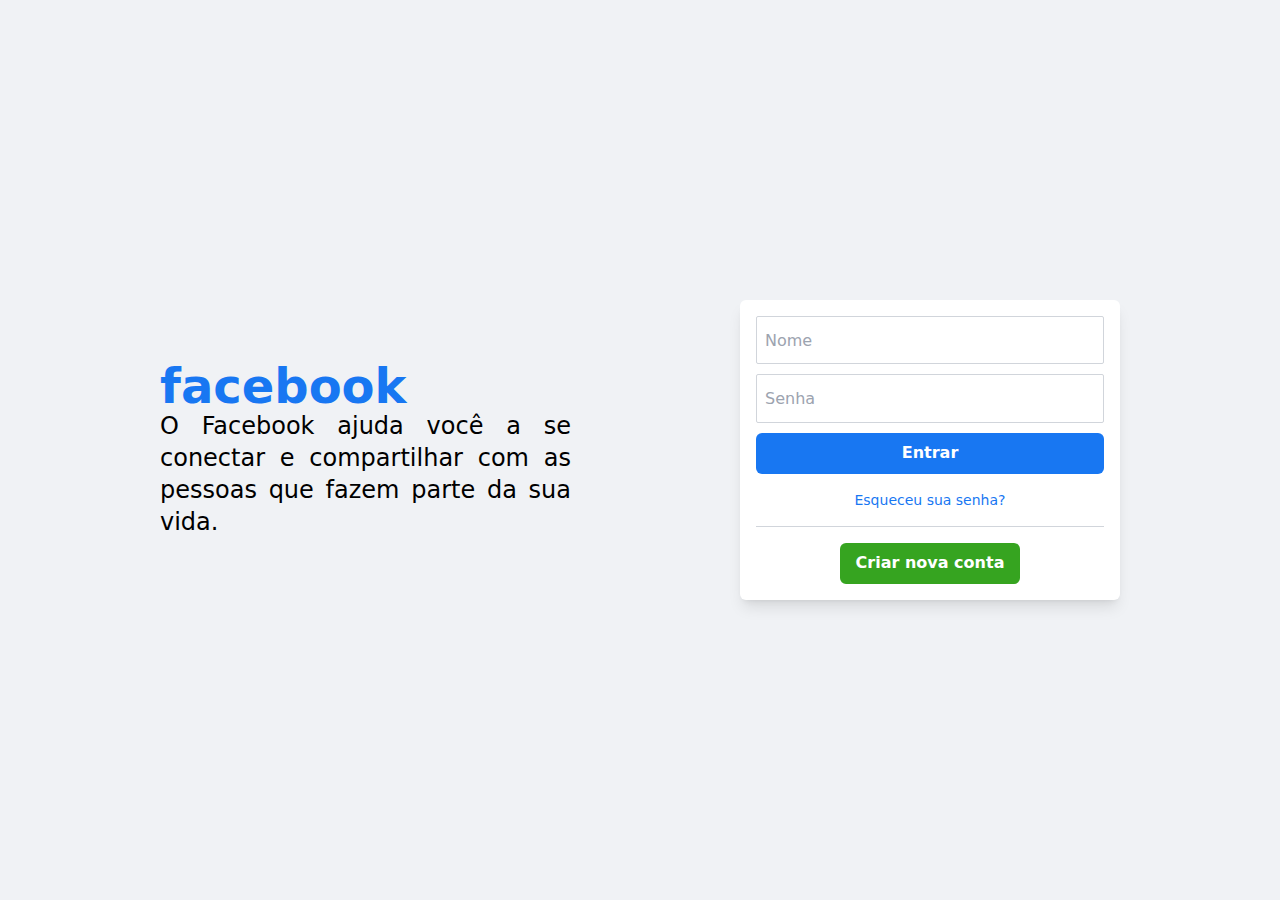
<file: index.html>
<!DOCTYPE html>
<html lang="pt-br">
<head>
    <meta charset="UTF-8">
    <meta name="viewport" content="width=device-width, initial-scale=1.0">
    <link href="./src/output.css" rel="stylesheet">
    <link rel="shortcut icon" href="./src/assets/facebook_icon.svg" type="image/x-icon">
    <title>Entrar</title>
</head>
<body class="relative">
   <div class="modal bg-white/75 w-screen h-screen absolute hidden">
    <div class="bg-white shadow-lg h-[400px] w-380 p-4 absolute m-auto top-0 bottom-0 left-0 right-0">
        <header class="mb-1 flex justify-between items-center">
           <div>
                <h2 class="font-bold text-2xl">Cadastra-se</h2>
                <p class="font-light text-base">É rápido e fácil</p>
           </div>
           <h3 onclick="handleClose()" class="cursor-pointer">X</h3>
        </header>
        <hr class="w-full m-2 border-gray-300">
        <div class="flex flex-col items-center">
            <div class="grid grid-cols-2 gap-x-2">
                <input type="text" id="nameSignUp" placeholder="Nome" class="input signUp">
                <input type="text" id="secondSignUp" placeholder="Sobrenome" class="input signUp">
                <input type="text" placeholder="Celular ou email" id="emailSignUp" class="input signUp col-span-2">
                <input type="password" id="passwordSignUp" placeholder="Nova senha" class="input signUp col-span-2">
            </div>
            <button onclick="registerSubmit()" class="btnSubmit h-10 bg-green-btn rounded-md text-white font-bold px-10 text-center mt-4 hover:bg-green-800">Cadastre-se</button>
        </div>
    </div>
   </div>

    <div class="w-screen h-screen bg-gray-bg flex flex-col items-center justify-center p-4 lg:flex-row">
        <div class="w-580 pr-8 flex flex-col items-center lg:items-start">
            <h1 class="text-blue-facebook font-bold text-5xl">facebook</h1>
            <p class="text-2xl text-black font-medium text-justify w-3/4 " >O Facebook ajuda você a se conectar e compartilhar com as pessoas que fazem parte da sua vida.</p>
        </div>

  
        <div class="bg-white p-4 w-380 h-[300px] rounded-md flex flex-col items-center justify-center shadow-lg mt-10 lg:mt-0">
            <input id="inputUser" type="text"  placeholder="Nome" class="input signIn">
            <input type="password"  placeholder="Senha" class="input signIn">

            <button onclick="loginSubmit()" class="h-12 w-full bg-blue-facebook rounded-md text-white font-bold">Entrar</button>
            <a href="./src/pages/find.html" class="text-blue-facebook cursor-pointer mt-4 text-sm">Esqueceu sua senha?</a>
            <hr class="w-full m-4 border-gray-300">
            <button  onclick="newProfile()" class="h-12 cursor-pointer bg-green-btn rounded-md text-white font-bold px-4 text-center">Criar nova conta</button>
        </div>
    </div>

    <script src="./src/scripts/main.js"></script>
</body>
</html>
</file>
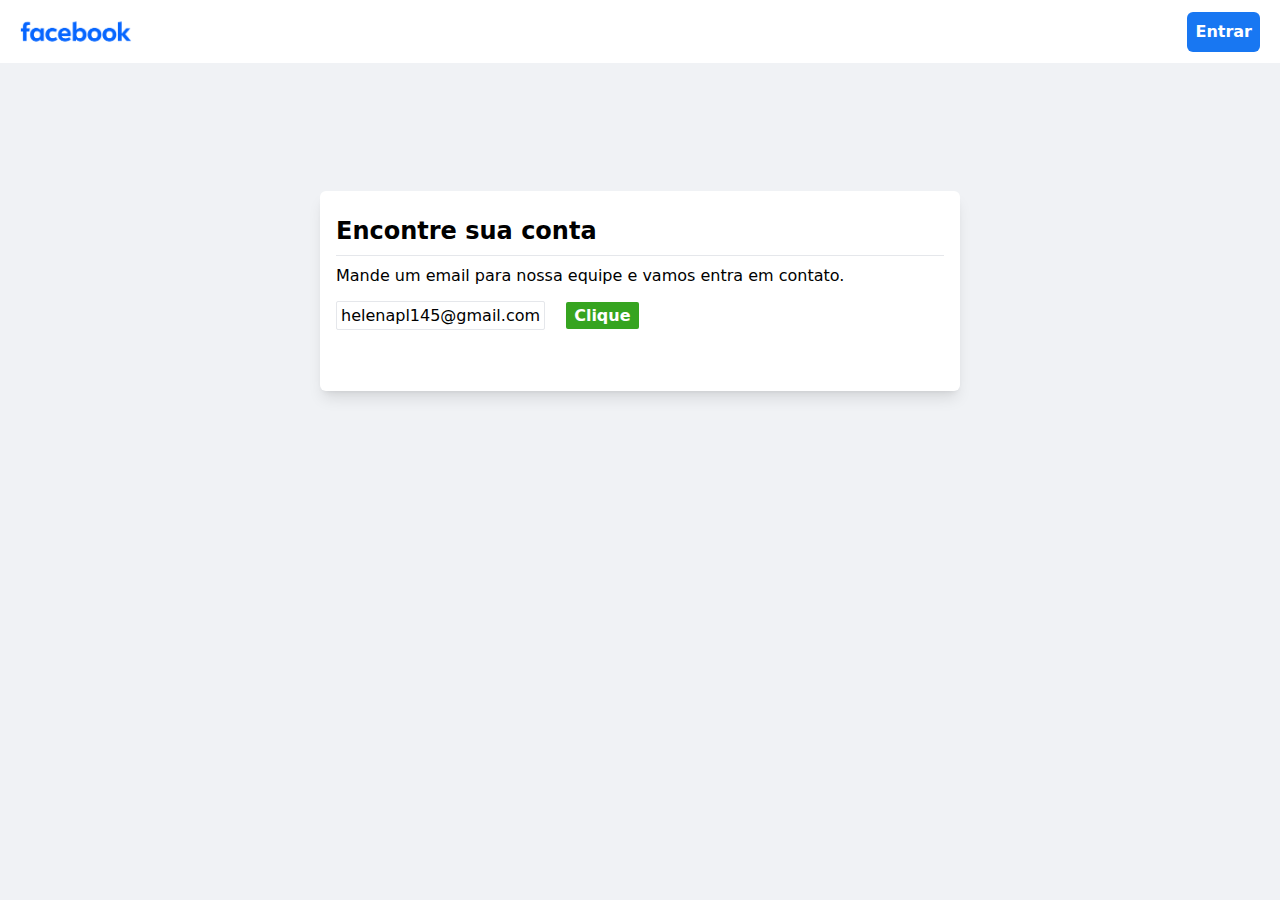
<file: src/pages/find.html>
<!DOCTYPE html>
<html lang="pt-br">
<head>
    <meta charset="UTF-8">
    <meta name="viewport" content="width=device-width, initial-scale=1.0">
    <link href="../output.css" rel="stylesheet">
    <link rel="shortcut icon" href="../assets/facebook_icon.svg" type="image/x-icon">
    <title>Esqueci minha conta</title>
</head>
<body class="bg-gray-bg">
    <header class="flex items-center justify-between px-5 bg-white">
        <img src="../assets/facebook_logo.png" alt="Logo facebook" class="w-28">
        <a  href="../../index.html" class="h-10 w-16 bg-blue-facebook rounded-md flex justify-center items-center text-white font-bold cursor-pointer px-2 hover:bg-blue-600">Entrar</a>
    </header>
    <div class="bg-white h-[200px] w-1/2 mt-32 mx-auto p-4 rounded-md shadow-lg">
        <h2 class="font-bold text-2xl py-2">Encontre sua conta</h2>
        <hr>
        <p class="py-2 mb-2">Mande um email para nossa equipe e vamos entra em contato.</p>
        <span class="border p-1 rounded-sm">helenapl145@gmail.com</span>
        <a href="mailto:helenapl145@gmail.com" target="_blank" class="ml-4 bg-green-btn font-bold text-white px-2 py-1 rounded-sm">Clique</a>
    </span>    
</body>
</html>
</file>
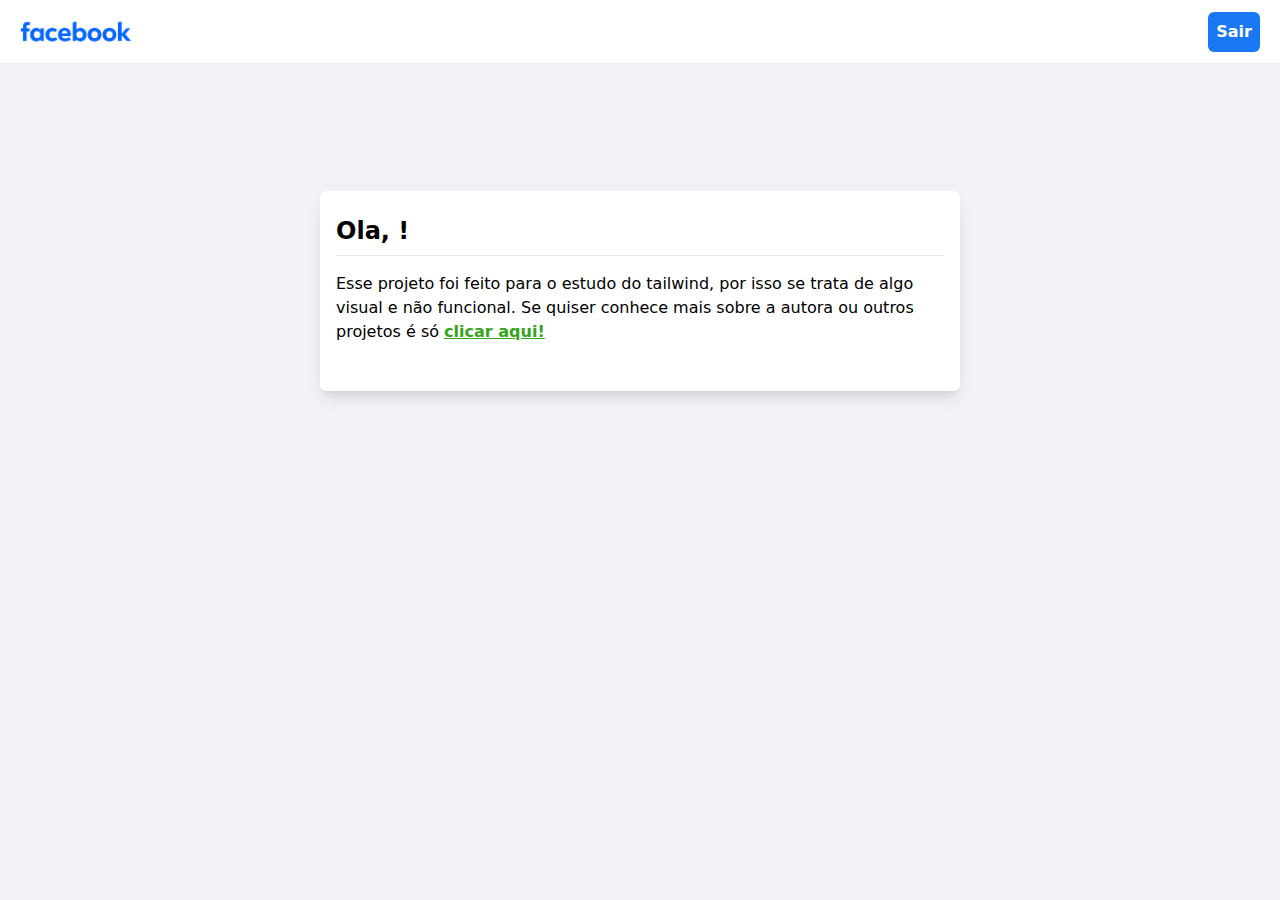
<file: src/pages/home.html>
<!DOCTYPE html>
<html lang="pt-br">
<head>
    <meta charset="UTF-8">
    <meta name="viewport" content="width=device-width, initial-scale=1.0">
    <link href="../output.css" rel="stylesheet">
    <link rel="shortcut icon" href="../assets/facebook_icon.svg" type="image/x-icon">
    <title>Facebook</title>
</head>
<body class="bg-gray-bg">
    <header class="flex items-center justify-between px-5 bg-white">
        <img src="../assets/facebook_logo.png" alt="Logo Facebook" class="w-28">
        <a  href="../../index.html" class="h-10 w-16 bg-blue-facebook rounded-md flex justify-center items-center text-white font-bold cursor-pointer px-2 hover:bg-blue-600">Sair</a>
    </header>

    <div class="bg-white h-[200px] w-1/2 mt-32 mx-auto p-4 rounded-md shadow-lg">
        <h2 class="font-bold text-2xl py-2">Ola, <span id="placeName"></span>!</h2>
        <hr>
        <p class="py-2 mt-2">Esse projeto foi feito para o estudo do tailwind, por isso se trata de algo visual e não funcional.
        Se quiser conhece mais sobre a autora ou outros projetos é só <a href="https://portifolio-principal-three.vercel.app/" target="_blank" class="font-bold text-green-btn underline hover:text-green-400">clicar aqui!</a>
        </p>
        
    </span>  

    <script src="../scripts/main.js"></script>
</body>
</html>
</file>
<file: src/output.css>
/*
! tailwindcss v3.4.3 | MIT License | https://tailwindcss.com
*/

/*
1. Prevent padding and border from affecting element width. (https://github.com/mozdevs/cssremedy/issues/4)
2. Allow adding a border to an element by just adding a border-width. (https://github.com/tailwindcss/tailwindcss/pull/116)
*/

*,
::before,
::after {
  box-sizing: border-box;
  /* 1 */
  border-width: 0;
  /* 2 */
  border-style: solid;
  /* 2 */
  border-color: #e5e7eb;
  /* 2 */
}

::before,
::after {
  --tw-content: '';
}

/*
1. Use a consistent sensible line-height in all browsers.
2. Prevent adjustments of font size after orientation changes in iOS.
3. Use a more readable tab size.
4. Use the user's configured `sans` font-family by default.
5. Use the user's configured `sans` font-feature-settings by default.
6. Use the user's configured `sans` font-variation-settings by default.
7. Disable tap highlights on iOS
*/

html,
:host {
  line-height: 1.5;
  /* 1 */
  -webkit-text-size-adjust: 100%;
  /* 2 */
  -moz-tab-size: 4;
  /* 3 */
  -o-tab-size: 4;
     tab-size: 4;
  /* 3 */
  font-family: ui-sans-serif, system-ui, sans-serif, "Apple Color Emoji", "Segoe UI Emoji", "Segoe UI Symbol", "Noto Color Emoji";
  /* 4 */
  font-feature-settings: normal;
  /* 5 */
  font-variation-settings: normal;
  /* 6 */
  -webkit-tap-highlight-color: transparent;
  /* 7 */
}

/*
1. Remove the margin in all browsers.
2. Inherit line-height from `html` so users can set them as a class directly on the `html` element.
*/

body {
  margin: 0;
  /* 1 */
  line-height: inherit;
  /* 2 */
}

/*
1. Add the correct height in Firefox.
2. Correct the inheritance of border color in Firefox. (https://bugzilla.mozilla.org/show_bug.cgi?id=190655)
3. Ensure horizontal rules are visible by default.
*/

hr {
  height: 0;
  /* 1 */
  color: inherit;
  /* 2 */
  border-top-width: 1px;
  /* 3 */
}

/*
Add the correct text decoration in Chrome, Edge, and Safari.
*/

abbr:where([title]) {
  -webkit-text-decoration: underline dotted;
          text-decoration: underline dotted;
}

/*
Remove the default font size and weight for headings.
*/

h1,
h2,
h3,
h4,
h5,
h6 {
  font-size: inherit;
  font-weight: inherit;
}

/*
Reset links to optimize for opt-in styling instead of opt-out.
*/

a {
  color: inherit;
  text-decoration: inherit;
}

/*
Add the correct font weight in Edge and Safari.
*/

b,
strong {
  font-weight: bolder;
}

/*
1. Use the user's configured `mono` font-family by default.
2. Use the user's configured `mono` font-feature-settings by default.
3. Use the user's configured `mono` font-variation-settings by default.
4. Correct the odd `em` font sizing in all browsers.
*/

code,
kbd,
samp,
pre {
  font-family: ui-monospace, SFMono-Regular, Menlo, Monaco, Consolas, "Liberation Mono", "Courier New", monospace;
  /* 1 */
  font-feature-settings: normal;
  /* 2 */
  font-variation-settings: normal;
  /* 3 */
  font-size: 1em;
  /* 4 */
}

/*
Add the correct font size in all browsers.
*/

small {
  font-size: 80%;
}

/*
Prevent `sub` and `sup` elements from affecting the line height in all browsers.
*/

sub,
sup {
  font-size: 75%;
  line-height: 0;
  position: relative;
  vertical-align: baseline;
}

sub {
  bottom: -0.25em;
}

sup {
  top: -0.5em;
}

/*
1. Remove text indentation from table contents in Chrome and Safari. (https://bugs.chromium.org/p/chromium/issues/detail?id=999088, https://bugs.webkit.org/show_bug.cgi?id=201297)
2. Correct table border color inheritance in all Chrome and Safari. (https://bugs.chromium.org/p/chromium/issues/detail?id=935729, https://bugs.webkit.org/show_bug.cgi?id=195016)
3. Remove gaps between table borders by default.
*/

table {
  text-indent: 0;
  /* 1 */
  border-color: inherit;
  /* 2 */
  border-collapse: collapse;
  /* 3 */
}

/*
1. Change the font styles in all browsers.
2. Remove the margin in Firefox and Safari.
3. Remove default padding in all browsers.
*/

button,
input,
optgroup,
select,
textarea {
  font-family: inherit;
  /* 1 */
  font-feature-settings: inherit;
  /* 1 */
  font-variation-settings: inherit;
  /* 1 */
  font-size: 100%;
  /* 1 */
  font-weight: inherit;
  /* 1 */
  line-height: inherit;
  /* 1 */
  letter-spacing: inherit;
  /* 1 */
  color: inherit;
  /* 1 */
  margin: 0;
  /* 2 */
  padding: 0;
  /* 3 */
}

/*
Remove the inheritance of text transform in Edge and Firefox.
*/

button,
select {
  text-transform: none;
}

/*
1. Correct the inability to style clickable types in iOS and Safari.
2. Remove default button styles.
*/

button,
input:where([type='button']),
input:where([type='reset']),
input:where([type='submit']) {
  -webkit-appearance: button;
  /* 1 */
  background-color: transparent;
  /* 2 */
  background-image: none;
  /* 2 */
}

/*
Use the modern Firefox focus style for all focusable elements.
*/

:-moz-focusring {
  outline: auto;
}

/*
Remove the additional `:invalid` styles in Firefox. (https://github.com/mozilla/gecko-dev/blob/2f9eacd9d3d995c937b4251a5557d95d494c9be1/layout/style/res/forms.css#L728-L737)
*/

:-moz-ui-invalid {
  box-shadow: none;
}

/*
Add the correct vertical alignment in Chrome and Firefox.
*/

progress {
  vertical-align: baseline;
}

/*
Correct the cursor style of increment and decrement buttons in Safari.
*/

::-webkit-inner-spin-button,
::-webkit-outer-spin-button {
  height: auto;
}

/*
1. Correct the odd appearance in Chrome and Safari.
2. Correct the outline style in Safari.
*/

[type='search'] {
  -webkit-appearance: textfield;
  /* 1 */
  outline-offset: -2px;
  /* 2 */
}

/*
Remove the inner padding in Chrome and Safari on macOS.
*/

::-webkit-search-decoration {
  -webkit-appearance: none;
}

/*
1. Correct the inability to style clickable types in iOS and Safari.
2. Change font properties to `inherit` in Safari.
*/

::-webkit-file-upload-button {
  -webkit-appearance: button;
  /* 1 */
  font: inherit;
  /* 2 */
}

/*
Add the correct display in Chrome and Safari.
*/

summary {
  display: list-item;
}

/*
Removes the default spacing and border for appropriate elements.
*/

blockquote,
dl,
dd,
h1,
h2,
h3,
h4,
h5,
h6,
hr,
figure,
p,
pre {
  margin: 0;
}

fieldset {
  margin: 0;
  padding: 0;
}

legend {
  padding: 0;
}

ol,
ul,
menu {
  list-style: none;
  margin: 0;
  padding: 0;
}

/*
Reset default styling for dialogs.
*/

dialog {
  padding: 0;
}

/*
Prevent resizing textareas horizontally by default.
*/

textarea {
  resize: vertical;
}

/*
1. Reset the default placeholder opacity in Firefox. (https://github.com/tailwindlabs/tailwindcss/issues/3300)
2. Set the default placeholder color to the user's configured gray 400 color.
*/

input::-moz-placeholder, textarea::-moz-placeholder {
  opacity: 1;
  /* 1 */
  color: #9ca3af;
  /* 2 */
}

input::placeholder,
textarea::placeholder {
  opacity: 1;
  /* 1 */
  color: #9ca3af;
  /* 2 */
}

/*
Set the default cursor for buttons.
*/

button,
[role="button"] {
  cursor: pointer;
}

/*
Make sure disabled buttons don't get the pointer cursor.
*/

:disabled {
  cursor: default;
}

/*
1. Make replaced elements `display: block` by default. (https://github.com/mozdevs/cssremedy/issues/14)
2. Add `vertical-align: middle` to align replaced elements more sensibly by default. (https://github.com/jensimmons/cssremedy/issues/14#issuecomment-634934210)
   This can trigger a poorly considered lint error in some tools but is included by design.
*/

img,
svg,
video,
canvas,
audio,
iframe,
embed,
object {
  display: block;
  /* 1 */
  vertical-align: middle;
  /* 2 */
}

/*
Constrain images and videos to the parent width and preserve their intrinsic aspect ratio. (https://github.com/mozdevs/cssremedy/issues/14)
*/

img,
video {
  max-width: 100%;
  height: auto;
}

/* Make elements with the HTML hidden attribute stay hidden by default */

[hidden] {
  display: none;
}

*, ::before, ::after {
  --tw-border-spacing-x: 0;
  --tw-border-spacing-y: 0;
  --tw-translate-x: 0;
  --tw-translate-y: 0;
  --tw-rotate: 0;
  --tw-skew-x: 0;
  --tw-skew-y: 0;
  --tw-scale-x: 1;
  --tw-scale-y: 1;
  --tw-pan-x:  ;
  --tw-pan-y:  ;
  --tw-pinch-zoom:  ;
  --tw-scroll-snap-strictness: proximity;
  --tw-gradient-from-position:  ;
  --tw-gradient-via-position:  ;
  --tw-gradient-to-position:  ;
  --tw-ordinal:  ;
  --tw-slashed-zero:  ;
  --tw-numeric-figure:  ;
  --tw-numeric-spacing:  ;
  --tw-numeric-fraction:  ;
  --tw-ring-inset:  ;
  --tw-ring-offset-width: 0px;
  --tw-ring-offset-color: #fff;
  --tw-ring-color: rgb(59 130 246 / 0.5);
  --tw-ring-offset-shadow: 0 0 #0000;
  --tw-ring-shadow: 0 0 #0000;
  --tw-shadow: 0 0 #0000;
  --tw-shadow-colored: 0 0 #0000;
  --tw-blur:  ;
  --tw-brightness:  ;
  --tw-contrast:  ;
  --tw-grayscale:  ;
  --tw-hue-rotate:  ;
  --tw-invert:  ;
  --tw-saturate:  ;
  --tw-sepia:  ;
  --tw-drop-shadow:  ;
  --tw-backdrop-blur:  ;
  --tw-backdrop-brightness:  ;
  --tw-backdrop-contrast:  ;
  --tw-backdrop-grayscale:  ;
  --tw-backdrop-hue-rotate:  ;
  --tw-backdrop-invert:  ;
  --tw-backdrop-opacity:  ;
  --tw-backdrop-saturate:  ;
  --tw-backdrop-sepia:  ;
  --tw-contain-size:  ;
  --tw-contain-layout:  ;
  --tw-contain-paint:  ;
  --tw-contain-style:  ;
}

::backdrop {
  --tw-border-spacing-x: 0;
  --tw-border-spacing-y: 0;
  --tw-translate-x: 0;
  --tw-translate-y: 0;
  --tw-rotate: 0;
  --tw-skew-x: 0;
  --tw-skew-y: 0;
  --tw-scale-x: 1;
  --tw-scale-y: 1;
  --tw-pan-x:  ;
  --tw-pan-y:  ;
  --tw-pinch-zoom:  ;
  --tw-scroll-snap-strictness: proximity;
  --tw-gradient-from-position:  ;
  --tw-gradient-via-position:  ;
  --tw-gradient-to-position:  ;
  --tw-ordinal:  ;
  --tw-slashed-zero:  ;
  --tw-numeric-figure:  ;
  --tw-numeric-spacing:  ;
  --tw-numeric-fraction:  ;
  --tw-ring-inset:  ;
  --tw-ring-offset-width: 0px;
  --tw-ring-offset-color: #fff;
  --tw-ring-color: rgb(59 130 246 / 0.5);
  --tw-ring-offset-shadow: 0 0 #0000;
  --tw-ring-shadow: 0 0 #0000;
  --tw-shadow: 0 0 #0000;
  --tw-shadow-colored: 0 0 #0000;
  --tw-blur:  ;
  --tw-brightness:  ;
  --tw-contrast:  ;
  --tw-grayscale:  ;
  --tw-hue-rotate:  ;
  --tw-invert:  ;
  --tw-saturate:  ;
  --tw-sepia:  ;
  --tw-drop-shadow:  ;
  --tw-backdrop-blur:  ;
  --tw-backdrop-brightness:  ;
  --tw-backdrop-contrast:  ;
  --tw-backdrop-grayscale:  ;
  --tw-backdrop-hue-rotate:  ;
  --tw-backdrop-invert:  ;
  --tw-backdrop-opacity:  ;
  --tw-backdrop-saturate:  ;
  --tw-backdrop-sepia:  ;
  --tw-contain-size:  ;
  --tw-contain-layout:  ;
  --tw-contain-paint:  ;
  --tw-contain-style:  ;
}

.input {
  margin-bottom: 0.625rem;
  height: 3.5rem;
  width: 100%;
  border-radius: 0.125rem;
  border-width: 1px;
  --tw-border-opacity: 1;
  border-color: rgb(209 213 219 / var(--tw-border-opacity));
  padding-left: 0.5rem;
}

.absolute {
  position: absolute;
}

.relative {
  position: relative;
}

.bottom-0 {
  bottom: 0px;
}

.left-0 {
  left: 0px;
}

.right-0 {
  right: 0px;
}

.top-0 {
  top: 0px;
}

.col-span-2 {
  grid-column: span 2 / span 2;
}

.m-2 {
  margin: 0.5rem;
}

.m-4 {
  margin: 1rem;
}

.m-auto {
  margin: auto;
}

.mx-auto {
  margin-left: auto;
  margin-right: auto;
}

.mb-1 {
  margin-bottom: 0.25rem;
}

.mb-2 {
  margin-bottom: 0.5rem;
}

.ml-4 {
  margin-left: 1rem;
}

.mt-10 {
  margin-top: 2.5rem;
}

.mt-32 {
  margin-top: 8rem;
}

.mt-4 {
  margin-top: 1rem;
}

.mt-2 {
  margin-top: 0.5rem;
}

.flex {
  display: flex;
}

.grid {
  display: grid;
}

.hidden {
  display: none;
}

.h-10 {
  height: 2.5rem;
}

.h-12 {
  height: 3rem;
}

.h-\[200px\] {
  height: 200px;
}

.h-\[300px\] {
  height: 300px;
}

.h-\[400px\] {
  height: 400px;
}

.h-screen {
  height: 100vh;
}

.w-1\/2 {
  width: 50%;
}

.w-20 {
  width: 5rem;
}

.w-28 {
  width: 7rem;
}

.w-3\/4 {
  width: 75%;
}

.w-380 {
  width: 380px;
}

.w-580 {
  width: 580px;
}

.w-full {
  width: 100%;
}

.w-screen {
  width: 100vw;
}

.cursor-pointer {
  cursor: pointer;
}

.grid-cols-2 {
  grid-template-columns: repeat(2, minmax(0, 1fr));
}

.flex-col {
  flex-direction: column;
}

.items-center {
  align-items: center;
}

.justify-center {
  justify-content: center;
}

.justify-between {
  justify-content: space-between;
}

.gap-x-2 {
  -moz-column-gap: 0.5rem;
       column-gap: 0.5rem;
}

.rounded-md {
  border-radius: 0.375rem;
}

.rounded-sm {
  border-radius: 0.125rem;
}

.border {
  border-width: 1px;
}

.border-gray-300 {
  --tw-border-opacity: 1;
  border-color: rgb(209 213 219 / var(--tw-border-opacity));
}

.bg-blue-facebook {
  --tw-bg-opacity: 1;
  background-color: rgb(24 119 242 / var(--tw-bg-opacity));
}

.bg-gray-bg {
  --tw-bg-opacity: 1;
  background-color: rgb(240 242 245 / var(--tw-bg-opacity));
}

.bg-green-btn {
  --tw-bg-opacity: 1;
  background-color: rgb(54 164 32 / var(--tw-bg-opacity));
}

.bg-white {
  --tw-bg-opacity: 1;
  background-color: rgb(255 255 255 / var(--tw-bg-opacity));
}

.bg-white\/75 {
  background-color: rgb(255 255 255 / 0.75);
}

.p-1 {
  padding: 0.25rem;
}

.p-4 {
  padding: 1rem;
}

.px-10 {
  padding-left: 2.5rem;
  padding-right: 2.5rem;
}

.px-2 {
  padding-left: 0.5rem;
  padding-right: 0.5rem;
}

.px-4 {
  padding-left: 1rem;
  padding-right: 1rem;
}

.px-5 {
  padding-left: 1.25rem;
  padding-right: 1.25rem;
}

.py-1 {
  padding-top: 0.25rem;
  padding-bottom: 0.25rem;
}

.py-2 {
  padding-top: 0.5rem;
  padding-bottom: 0.5rem;
}

.pr-8 {
  padding-right: 2rem;
}

.text-center {
  text-align: center;
}

.text-justify {
  text-align: justify;
}

.text-2xl {
  font-size: 1.5rem;
  line-height: 2rem;
}

.text-5xl {
  font-size: 3rem;
  line-height: 1;
}

.text-base {
  font-size: 1rem;
  line-height: 1.5rem;
}

.text-sm {
  font-size: 0.875rem;
  line-height: 1.25rem;
}

.font-bold {
  font-weight: 700;
}

.font-light {
  font-weight: 300;
}

.font-medium {
  font-weight: 500;
}

.text-black {
  --tw-text-opacity: 1;
  color: rgb(0 0 0 / var(--tw-text-opacity));
}

.text-blue-facebook {
  --tw-text-opacity: 1;
  color: rgb(24 119 242 / var(--tw-text-opacity));
}

.text-white {
  --tw-text-opacity: 1;
  color: rgb(255 255 255 / var(--tw-text-opacity));
}

.text-green-btn {
  --tw-text-opacity: 1;
  color: rgb(54 164 32 / var(--tw-text-opacity));
}

.underline {
  text-decoration-line: underline;
}

.shadow-lg {
  --tw-shadow: 0 10px 15px -3px rgb(0 0 0 / 0.1), 0 4px 6px -4px rgb(0 0 0 / 0.1);
  --tw-shadow-colored: 0 10px 15px -3px var(--tw-shadow-color), 0 4px 6px -4px var(--tw-shadow-color);
  box-shadow: var(--tw-ring-offset-shadow, 0 0 #0000), var(--tw-ring-shadow, 0 0 #0000), var(--tw-shadow);
}

.hover\:bg-blue-600:hover {
  --tw-bg-opacity: 1;
  background-color: rgb(37 99 235 / var(--tw-bg-opacity));
}

.hover\:bg-green-800:hover {
  --tw-bg-opacity: 1;
  background-color: rgb(22 101 52 / var(--tw-bg-opacity));
}

.hover\:text-green-400:hover {
  --tw-text-opacity: 1;
  color: rgb(74 222 128 / var(--tw-text-opacity));
}

@media (min-width: 1024px) {
  .lg\:mt-0 {
    margin-top: 0px;
  }

  .lg\:flex-row {
    flex-direction: row;
  }

  .lg\:items-start {
    align-items: flex-start;
  }
}
</file>
